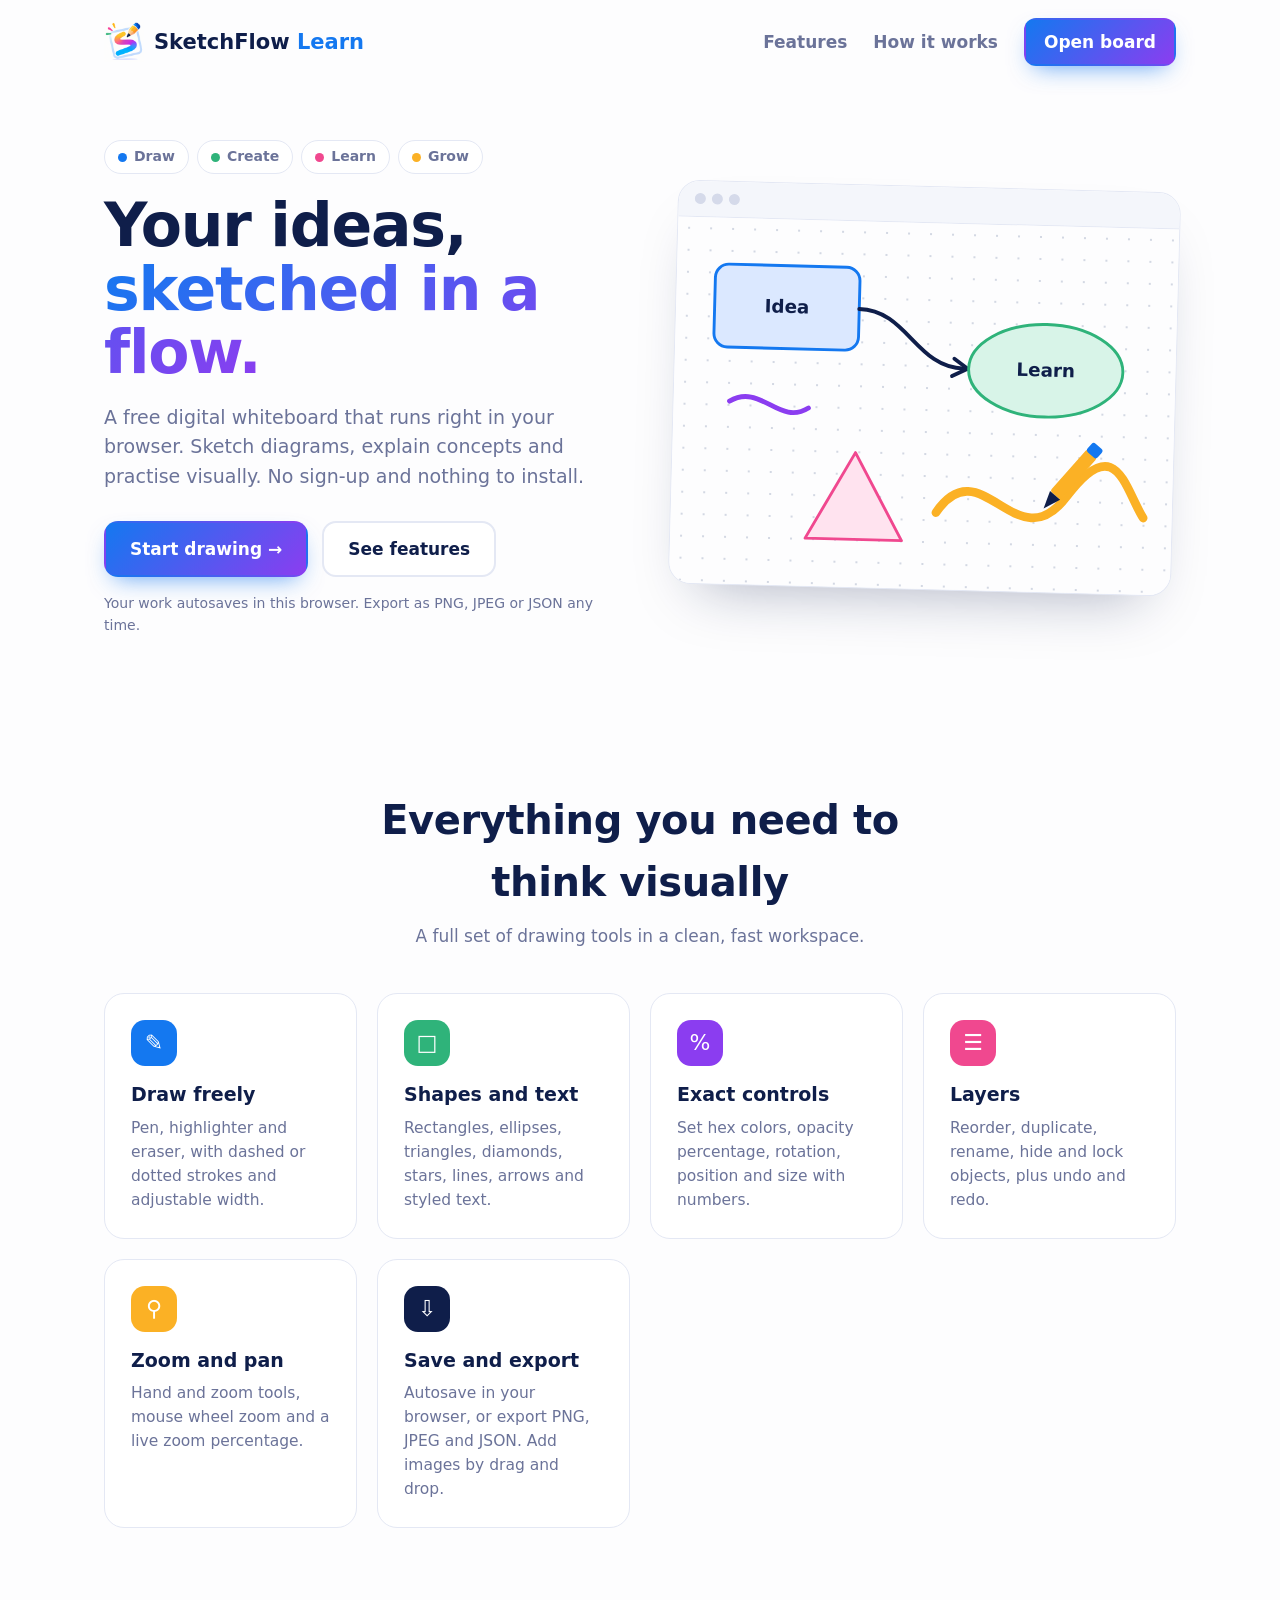
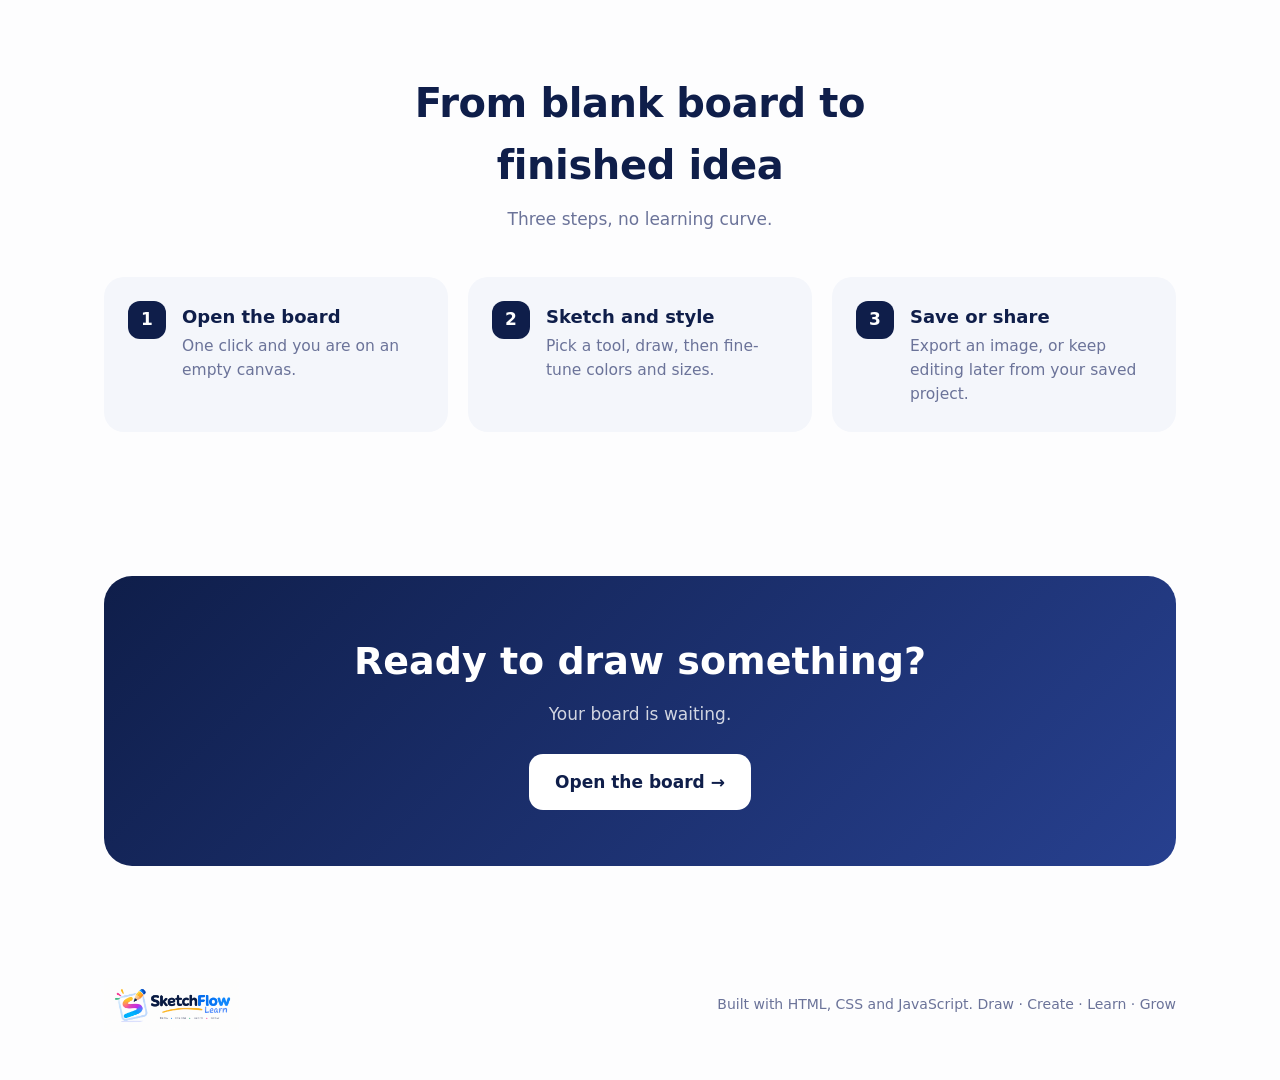
<file: index.html>
<!DOCTYPE html>
<html lang="en">
<head>
<meta charset="utf-8">
<meta name="viewport" content="width=device-width,initial-scale=1">
<title>SketchFlow Learn – Draw, Create, Learn, Grow</title>
<meta name="description" content="SketchFlow Learn is a free digital whiteboard that runs in your browser. Sketch, diagram and explain ideas with no sign-up.">
<link rel="icon" href="./assets/icon.png">
<link rel="stylesheet" href="./css/index.css">
</head>
<body>

<div class="wrap">
  <nav aria-label="Main">
    <a class="brand" href="index.html"><img src="./assets/icon.png" alt=""><span>SketchFlow <b>Learn</b></span></a>
    <div class="links">
      <a href="#features">Features</a>
      <a href="#how">How it works</a>
      <a class="btn main sm" href="./pages/whiteboard.html">Open board</a>
    </div>
  </nav>

  <header class="hero">
    <div>
      <p class="tags" aria-label="Draw, Create, Learn, Grow">
        <span><i style="background:var(--blue)"></i>Draw</span>
        <span><i style="background:var(--green)"></i>Create</span>
        <span><i style="background:var(--pink)"></i>Learn</span>
        <span><i style="background:var(--amber)"></i>Grow</span>
      </p>
      <h1>Your ideas, <em>sketched in a flow.</em></h1>
      <p class="lead">A free digital whiteboard that runs right in your browser. Sketch diagrams, explain concepts and practise visually. No sign-up and nothing to install.</p>
      <div class="cta">
        <a class="btn main" id="start" href="./pages/whiteboard.html">Start drawing &rarr;</a>
        <a class="btn alt" id="resume" href="./pages/whiteboard.html">Continue my last board</a>
        <a class="btn alt" href="#features">See features</a>
      </div>
      <p class="note">Your work autosaves in this browser. Export as PNG, JPEG or JSON any time.</p>
    </div>

    <div class="preview" aria-hidden="true">
      <div class="bar"><i></i><i></i><i></i></div>
      <svg viewBox="0 0 520 380">
        <rect x="40" y="48" width="150" height="86" rx="14" fill="#dbe8ff" stroke="#1478f0" stroke-width="3"/>
        <text x="115" y="97" text-anchor="middle" font-size="19" font-weight="700" fill="#0f1e4a">Idea</text>
        <path class="sketch" d="M190 91 C240 91 250 150 300 150" fill="none" stroke="#0f1e4a" stroke-width="4" stroke-linecap="round"/>
        <path d="M290 140 L304 150 L288 158" fill="none" stroke="#0f1e4a" stroke-width="4" stroke-linecap="round" stroke-linejoin="round"/>
        <ellipse cx="385" cy="150" rx="80" ry="48" fill="#d8f4e8" stroke="#2fb37a" stroke-width="3"/>
        <text x="385" y="156" text-anchor="middle" font-size="19" font-weight="700" fill="#0f1e4a">Learn</text>
        <polygon points="140,330 190,240 240,330" fill="#ffe3ef" stroke="#f0488f" stroke-width="3" stroke-linejoin="round"/>
        <path class="sketch b" d="M275 300 C320 230 360 350 410 280 S470 270 490 300" fill="none" stroke="#fbb125" stroke-width="9" stroke-linecap="round"/>
        <path class="sketch c" d="M58 190 C90 170 110 215 140 195" fill="none" stroke="#8b3df0" stroke-width="5" stroke-linecap="round"/>
        <g transform="translate(430 230) rotate(40)"><rect width="14" height="58" rx="3" fill="#fbb125"/><polygon points="0,58 14,58 7,76" fill="#0f1e4a"/><rect y="-10" width="14" height="12" rx="3" fill="#1478f0"/></g>
      </svg>
    </div>
  </header>
</div>

<section id="features">
  <div class="wrap">
    <div class="head">
      <h2>Everything you need to think visually</h2>
      <p>A full set of drawing tools in a clean, fast workspace.</p>
    </div>
    <div class="grid">
      <article class="card"><div class="ic" style="background:var(--blue)">&#9998;</div><h3>Draw freely</h3><p>Pen, highlighter and eraser, with dashed or dotted strokes and adjustable width.</p></article>
      <article class="card"><div class="ic" style="background:var(--green)">&#9633;</div><h3>Shapes and text</h3><p>Rectangles, ellipses, triangles, diamonds, stars, lines, arrows and styled text.</p></article>
      <article class="card"><div class="ic" style="background:var(--purple)">%</div><h3>Exact controls</h3><p>Set hex colors, opacity percentage, rotation, position and size with numbers.</p></article>
      <article class="card"><div class="ic" style="background:var(--pink)">&#9776;</div><h3>Layers</h3><p>Reorder, duplicate, rename, hide and lock objects, plus undo and redo.</p></article>
      <article class="card"><div class="ic" style="background:var(--amber)">&#9906;</div><h3>Zoom and pan</h3><p>Hand and zoom tools, mouse wheel zoom and a live zoom percentage.</p></article>
      <article class="card"><div class="ic" style="background:var(--navy)">&#8681;</div><h3>Save and export</h3><p>Autosave in your browser, or export PNG, JPEG and JSON. Add images by drag and drop.</p></article>
    </div>
  </div>
</section>

<section id="how">
  <div class="wrap">
    <div class="head">
      <h2>From blank board to finished idea</h2>
      <p>Three steps, no learning curve.</p>
    </div>
    <div class="steps">
      <div class="step"><h3>Open the board</h3><p>One click and you are on an empty canvas.</p></div>
      <div class="step"><h3>Sketch and style</h3><p>Pick a tool, draw, then fine-tune colors and sizes.</p></div>
      <div class="step"><h3>Save or share</h3><p>Export an image, or keep editing later from your saved project.</p></div>
    </div>
  </div>
</section>

<section>
  <div class="wrap">
    <div class="band">
      <h2>Ready to draw something?</h2>
      <p>Your board is waiting.</p>
      <a class="btn main" href="./pages/whiteboard.html">Open the board &rarr;</a>
    </div>
  </div>
</section>

<footer>
  <div class="wrap">
    <img src="./assets/logo.png" alt="SketchFlow Learn">
    <span>Built with HTML, CSS and JavaScript. Draw &middot; Create &middot; Learn &middot; Grow</span>
  </div>
</footer>

<script src="./js/index.js"></script>

</body>
</html>
</file>
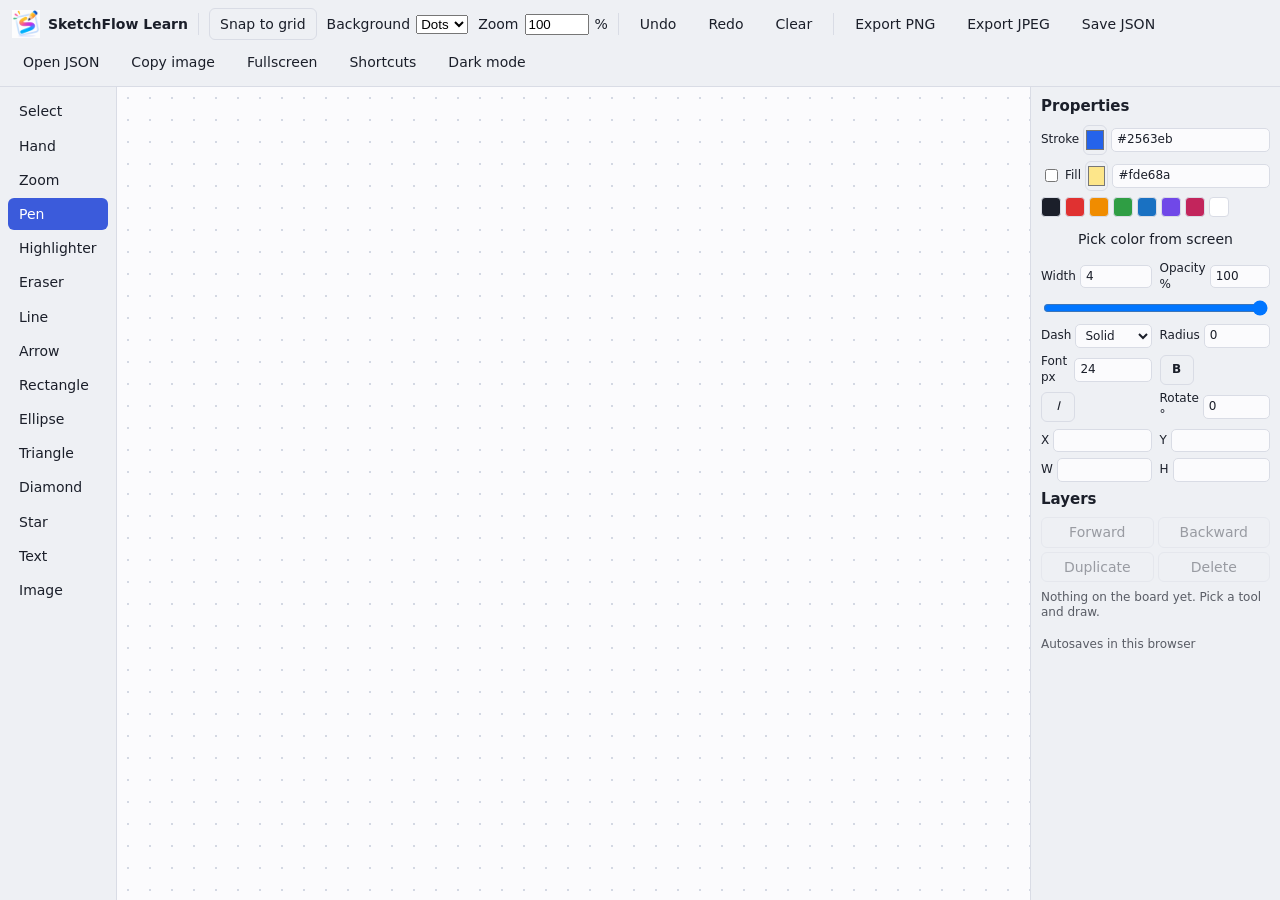
<file: pages/whiteboard.html>
<!DOCTYPE html>
<html lang="en">
<head>
<meta charset="utf-8">
<meta name="viewport" content="width=device-width,initial-scale=1">
<title>SketchFlow Learn – Board</title>
<link rel="icon" href="../assets/icon.png">
<link rel="stylesheet" href="../css/style.css">
</head>
<body>
<header>
  <a class="brand" href="index.html" title="Back to home"><img src="../assets/icon.png" alt=""><span>SketchFlow Learn</span></a>
  <span class="sp"></span>
  <label class="chk"><input type="checkbox" id="snap"><span>Snap to grid</span></label>
  <label>Background <select id="bg"><option value="dots">Dots</option><option value="grid">Grid</option><option value="plain">Plain</option></select></label>
  <label>Zoom <input type="number" id="zoom" min="10" max="800" value="100" style="width:64px"> %</label>
  <span class="sp"></span>
  <button id="undo" title="Ctrl+Z">Undo</button>
  <button id="redo" title="Ctrl+Y">Redo</button>
  <button id="clear">Clear</button>
  <span class="sp"></span>
  <button id="png">Export PNG</button>
  <button id="jpg">Export JPEG</button>
  <button id="save" title="Ctrl+S">Save JSON</button>
  <button id="open">Open JSON</button>
  <button id="copyimg">Copy image</button><button id="fsbtn">Fullscreen</button><button id="keys">Shortcuts</button><button id="theme"></button>
</header>

<nav aria-label="Tools">
  <button data-tool="select" title="Select (V)">Select</button>
  <button data-tool="hand" title="Hand: drag to move around the canvas (H)">Hand</button>
  <button data-tool="zoom" title="Zoom: click to zoom in, Alt/Shift+click to zoom out, drag to zoom to an area (Z)">Zoom</button>
  <button data-tool="pen" title="Pen (P)">Pen</button>
  <button data-tool="highlight" title="Highlighter (K)">Highlighter</button>
  <button data-tool="eraser" title="Eraser (E)">Eraser</button>
  <button data-tool="line" title="Line (L)">Line</button>
  <button data-tool="arrow" title="Arrow (A)">Arrow</button>
  <button data-tool="rect" title="Rectangle (R)">Rectangle</button>
  <button data-tool="ellipse" title="Ellipse (O)">Ellipse</button>
  <button data-tool="triangle" title="Triangle (G)">Triangle</button>
  <button data-tool="diamond" title="Diamond (D)">Diamond</button>
  <button data-tool="star" title="Star (S)">Star</button>
  <button data-tool="text" title="Text (T)">Text</button>
  <button data-tool="image" title="Add image">Image</button>
</nav>

<div id="stage" data-bg="dots"><canvas id="board"></canvas><div id="zb"></div></div>

<aside>
  <h2>Properties</h2>
  <div class="pp">
    <label class="w2">Stroke <input type="color" id="color" value="#2563eb"><input type="text" id="colorHex" value="#2563eb" maxlength="7"></label>
    <label class="w2"><input type="checkbox" id="fill"> Fill <input type="color" id="fillc" value="#fde68a"><input type="text" id="fillcHex" value="#fde68a" maxlength="7"></label>
    <div class="sw w2" id="sw"></div>
    <button id="eyedrop" class="w2">Pick color from screen</button>
    <label>Width <input type="number" id="size" min="1" max="100" value="4"></label>
    <label>Opacity % <input type="number" id="op" min="0" max="100" value="100"></label>
    <input type="range" id="opR" class="w2" min="0" max="100" value="100" aria-label="Opacity">
    <label>Dash <select id="dash"><option value="solid">Solid</option><option value="dashed">Dashed</option><option value="dotted">Dotted</option></select></label>
    <label>Radius <input type="number" id="rad" min="0" max="500" value="0"></label>
    <label>Font px <input type="number" id="fs" min="8" max="300" value="24"></label>
    <label class="chk"><input type="checkbox" id="bold"><span><b>B</b></span></label>
    <label class="chk"><input type="checkbox" id="italic"><span><i>I</i></span></label>
    <label>Rotate &deg; <input type="number" id="rot" min="-360" max="360" value="0"></label>
    <label>X <input type="number" id="x"></label>
    <label>Y <input type="number" id="y"></label>
    <label>W <input type="number" id="w" min="1"></label>
    <label>H <input type="number" id="h" min="1"></label>
  </div>
  <h2>Layers</h2>
  <div class="btns">
    <button id="fwd">Forward</button><button id="back">Backward</button>
    <button id="dup" title="Ctrl+D">Duplicate</button><button id="del" title="Delete">Delete</button>
  </div>
  <p id="empty">Nothing on the board yet. Pick a tool and draw.</p>
  <ul id="layers"></ul>
  <p id="status">Autosaves in this browser</p>
</aside>

<input type="file" id="file" accept="image/*" hidden>
<input type="file" id="openfile" accept=".json,application/json" hidden>

<script src="../js/main.js"></script>

</body>
</html>
</file>
<file: css/index.css>
:root{--navy:#0f1e4a;--blue:#1478f0;--amber:#fbb125;--pink:#f0488f;--green:#2fb37a;--purple:#8b3df0;--ink:#2b3358;--soft:#6b7399;--bg:#fdfdfe;--card:#fff;--line:#e4e8f4}
*{box-sizing:border-box}
html{scroll-behavior:smooth}
body{margin:0;background:var(--bg);color:var(--ink);font:17px/1.55 ui-rounded,"Nunito","Segoe UI",system-ui,sans-serif}
a{color:inherit}
:focus-visible{outline:3px solid var(--blue);outline-offset:3px;border-radius:8px}
.wrap{max-width:1120px;margin:0 auto;padding:0 24px}

/* nav */
nav{display:flex;align-items:center;justify-content:space-between;padding:18px 0}
.brand{display:flex;align-items:center;gap:10px;text-decoration:none;font-weight:800;font-size:21px;color:var(--navy)}
.brand img{width:40px;height:40px}
.brand b{color:var(--blue);font-weight:800}
.links{display:flex;align-items:center;gap:26px}
.links a{text-decoration:none;font-weight:600;color:var(--soft)}
.links a:hover{color:var(--navy)}

/* buttons */
.btn{display:inline-flex;align-items:center;gap:8px;padding:13px 24px;border-radius:14px;font:inherit;font-weight:700;text-decoration:none;border:2px solid transparent;cursor:pointer;transition:transform .15s,box-shadow .15s}
.btn:hover{transform:translateY(-2px)}
.btn.main{background:linear-gradient(135deg,var(--blue),var(--purple));color:#fff;box-shadow:0 10px 24px -10px rgba(20,120,240,.7)}
.btn.alt{background:#fff;color:var(--navy);border-color:var(--line)}
.btn.sm{padding:9px 18px;border-radius:12px}

/* hero */
.hero{display:grid;grid-template-columns:1.05fr 1fr;gap:40px;align-items:center;padding:56px 0 80px}
.tags{display:flex;flex-wrap:wrap;gap:8px;margin:0 0 20px}
.tags span{display:inline-flex;align-items:center;gap:7px;padding:5px 13px;border:1px solid var(--line);border-radius:99px;background:#fff;font-size:14px;font-weight:700;color:var(--soft)}
.tags i{width:9px;height:9px;border-radius:50%}
h1{margin:0 0 18px;font-size:clamp(38px,5.4vw,60px);line-height:1.06;color:var(--navy);letter-spacing:-.02em}
h1 em{font-style:normal;background:linear-gradient(135deg,var(--blue),var(--purple));-webkit-background-clip:text;background-clip:text;color:transparent}
.lead{margin:0 0 30px;max-width:520px;color:var(--soft);font-size:19px}
.cta{display:flex;flex-wrap:wrap;gap:14px}
#resume{display:none}
.note{margin:16px 0 0;font-size:14px;color:var(--soft)}

/* board preview */
.preview{position:relative;transform:rotate(1.5deg);background:#fff;border:1px solid var(--line);border-radius:22px;box-shadow:0 30px 60px -30px rgba(15,30,74,.35);overflow:hidden}
.preview .bar{display:flex;gap:6px;padding:12px 16px;border-bottom:1px solid var(--line);background:#f4f6fb}
.preview .bar i{width:11px;height:11px;border-radius:50%;background:#d5daea}
.preview svg{display:block;width:100%;height:auto;background:radial-gradient(#d3d8e3 1px,transparent 1px) 0 0/22px 22px,#fdfdfe}
.sketch{stroke-dasharray:900;stroke-dashoffset:900;animation:draw 2.4s ease forwards .4s}
.sketch.b{animation-delay:1.8s}.sketch.c{animation-delay:2.6s}
@keyframes draw{to{stroke-dashoffset:0}}

/* sections */
section{padding:72px 0}
.head{max-width:620px;margin:0 auto 44px;text-align:center}
.head h2{margin:0 0 10px;font-size:clamp(28px,3.6vw,40px);color:var(--navy);letter-spacing:-.01em}
.head p{margin:0;color:var(--soft)}
.grid{display:grid;grid-template-columns:repeat(auto-fit,minmax(250px,1fr));gap:20px}
.card{background:var(--card);border:1px solid var(--line);border-radius:20px;padding:26px;transition:transform .2s,box-shadow .2s}
.card:hover{transform:translateY(-4px);box-shadow:0 18px 36px -22px rgba(15,30,74,.35)}
.card .ic{display:grid;place-items:center;width:46px;height:46px;border-radius:14px;margin-bottom:14px;font-size:22px;color:#fff}
.card h3{margin:0 0 6px;font-size:19px;color:var(--navy)}
.card p{margin:0;color:var(--soft);font-size:15.5px}
.steps{counter-reset:s;display:grid;grid-template-columns:repeat(auto-fit,minmax(250px,1fr));gap:20px}
.step{position:relative;padding:26px 26px 26px 78px;background:#f4f6fb;border-radius:20px}
.step::before{counter-increment:s;content:counter(s);position:absolute;left:24px;top:24px;display:grid;place-items:center;width:38px;height:38px;border-radius:12px;background:var(--navy);color:#fff;font-weight:800}
.step h3{margin:0 0 4px;font-size:18px;color:var(--navy)}
.step p{margin:0;color:var(--soft);font-size:15.5px}
.band{text-align:center;padding:56px 24px;border-radius:28px;background:linear-gradient(135deg,var(--navy),#27408f);color:#fff}
.band h2{margin:0 0 10px;font-size:clamp(26px,3.4vw,38px)}
.band p{margin:0 0 26px;opacity:.8}
.band .btn.main{background:#fff;color:var(--navy);box-shadow:none}

footer{padding:40px 0 48px;color:var(--soft);font-size:14px}
footer .wrap{display:flex;flex-wrap:wrap;gap:16px;align-items:center;justify-content:space-between}
footer img{height:54px}

@media(max-width:860px){
  .hero{grid-template-columns:1fr;padding-top:24px}
  .preview{transform:none}
  .links a:not(.btn){display:none}
}
@media(prefers-reduced-motion:reduce){
  html{scroll-behavior:auto}
  .sketch{animation:none;stroke-dashoffset:0}
  .btn,.card{transition:none}
}
</file>
<file: css/style.css>
:root{--paper:#fbfbfd;--dot:#d3d8e3;--chrome:#eef0f4;--line:#d9dce5;--ink:#1b1f2a;--accent:#3b5bdb;--hover:#e1e5ee}
:root[data-theme=dark]{--paper:#15181f;--dot:#2b303c;--chrome:#1d212b;--line:#303644;--ink:#e6e9f0;--accent:#7b93ff;--hover:#2a3040}
*{box-sizing:border-box}
html,body{height:100%;margin:0}
body{display:grid;grid-template:"top top top" auto "rail stage side" minmax(0,1fr) / auto minmax(0,1fr) 250px;height:100dvh;background:var(--chrome);color:var(--ink);font:14px/1.3 "Segoe UI",system-ui,sans-serif}
button{font:inherit;color:inherit;background:none;border:1px solid transparent;border-radius:6px;padding:6px 10px;cursor:pointer}
button:hover:not(:disabled){background:var(--hover)}
button:disabled{opacity:.4;cursor:default}
button.on{background:var(--accent);color:#fff}
:focus-visible{outline:2px solid var(--accent);outline-offset:1px}
header{grid-area:top;display:flex;flex-wrap:wrap;align-items:center;gap:6px 10px;padding:8px 12px;border-bottom:1px solid var(--line)}
header label{display:flex;align-items:center;gap:6px}
input[type=color]{width:34px;height:30px;padding:0;border:1px solid var(--line);border-radius:6px;background:none;cursor:pointer}
.sp{width:1px;height:22px;background:var(--line)}
.chk{position:relative}
.chk input{position:absolute;opacity:0;inset:0}
.chk span{padding:6px 10px;border:1px solid var(--line);border-radius:6px;cursor:pointer;min-width:34px;text-align:center}
.chk input:checked+span{background:var(--accent);border-color:var(--accent);color:#fff}
.chk input:focus-visible+span{outline:2px solid var(--accent);outline-offset:1px}
nav{grid-area:rail;display:flex;flex-direction:column;gap:2px;padding:8px;border-right:1px solid var(--line);overflow-y:auto}
nav button{text-align:left}
#stage{grid-area:stage;position:relative;overflow:hidden;background:radial-gradient(var(--dot) 1px,transparent 1px) 0 0/22px 22px,var(--paper)}
#board{position:absolute;inset:0;touch-action:none;display:block}
.txt{position:absolute;z-index:2;margin:0;padding:0;border:0;outline:1px dashed var(--accent);background:transparent;resize:none;overflow:hidden;white-space:pre}
aside{grid-area:side;display:flex;flex-direction:column;gap:8px;padding:10px;border-left:1px solid var(--line);overflow:hidden}
aside h2{margin:0;font-size:15px}
.btns{display:grid;grid-template-columns:1fr 1fr;gap:4px}
.btns button{border-color:var(--line);padding:5px 6px}
#layers{list-style:none;margin:0;padding:0;overflow-y:auto;flex:1}
#layers li{padding:6px 8px;border-radius:6px;cursor:pointer;white-space:nowrap;overflow:hidden;text-overflow:ellipsis}
#layers li:hover{background:var(--hover)}
#layers li.on{background:var(--accent);color:#fff}
#empty,#status{margin:0;font-size:12px;opacity:.7}
aside{overflow-y:auto}
#layers{flex:none;max-height:170px}
#layers li{display:flex;gap:4px}
#layers li span{flex:1;overflow:hidden;text-overflow:ellipsis}
#layers li button{padding:0 5px;font-size:11px;border-color:var(--line)}
.pp{display:grid;grid-template-columns:1fr 1fr;gap:6px 8px;align-items:center}
.pp label{display:flex;align-items:center;gap:4px;font-size:12px}
.pp input[type=number],.pp input[type=text],.pp select{width:100%;min-width:0;padding:3px 5px;font:inherit;color:inherit;background:var(--paper);border:1px solid var(--line);border-radius:5px}
.pp .w2{grid-column:1/-1}
.sw{display:flex;flex-wrap:wrap;gap:4px}
.sw i{width:20px;height:20px;border-radius:4px;border:1px solid var(--line);cursor:pointer}
#stage[data-bg=grid]{background-image:linear-gradient(var(--dot) 1px,transparent 1px),linear-gradient(90deg,var(--dot) 1px,transparent 1px)}
#stage[data-bg=plain]{background-image:none}
#zb{position:absolute;display:none;z-index:3;pointer-events:none;border:1px dashed var(--accent);background:color-mix(in srgb,var(--accent) 15%,transparent)}
.brand{display:flex;align-items:center;gap:8px;font-weight:800;color:inherit;text-decoration:none}
.brand img{width:28px;height:28px}
@media(max-width:760px){
 body{grid-template:"top" auto "rail" auto "stage" minmax(0,1fr) / minmax(0,1fr)}
 nav{flex-direction:row;overflow-x:auto;border-right:0;border-bottom:1px solid var(--line)}
 nav button{white-space:nowrap}
 aside{display:none}
}
</file>
